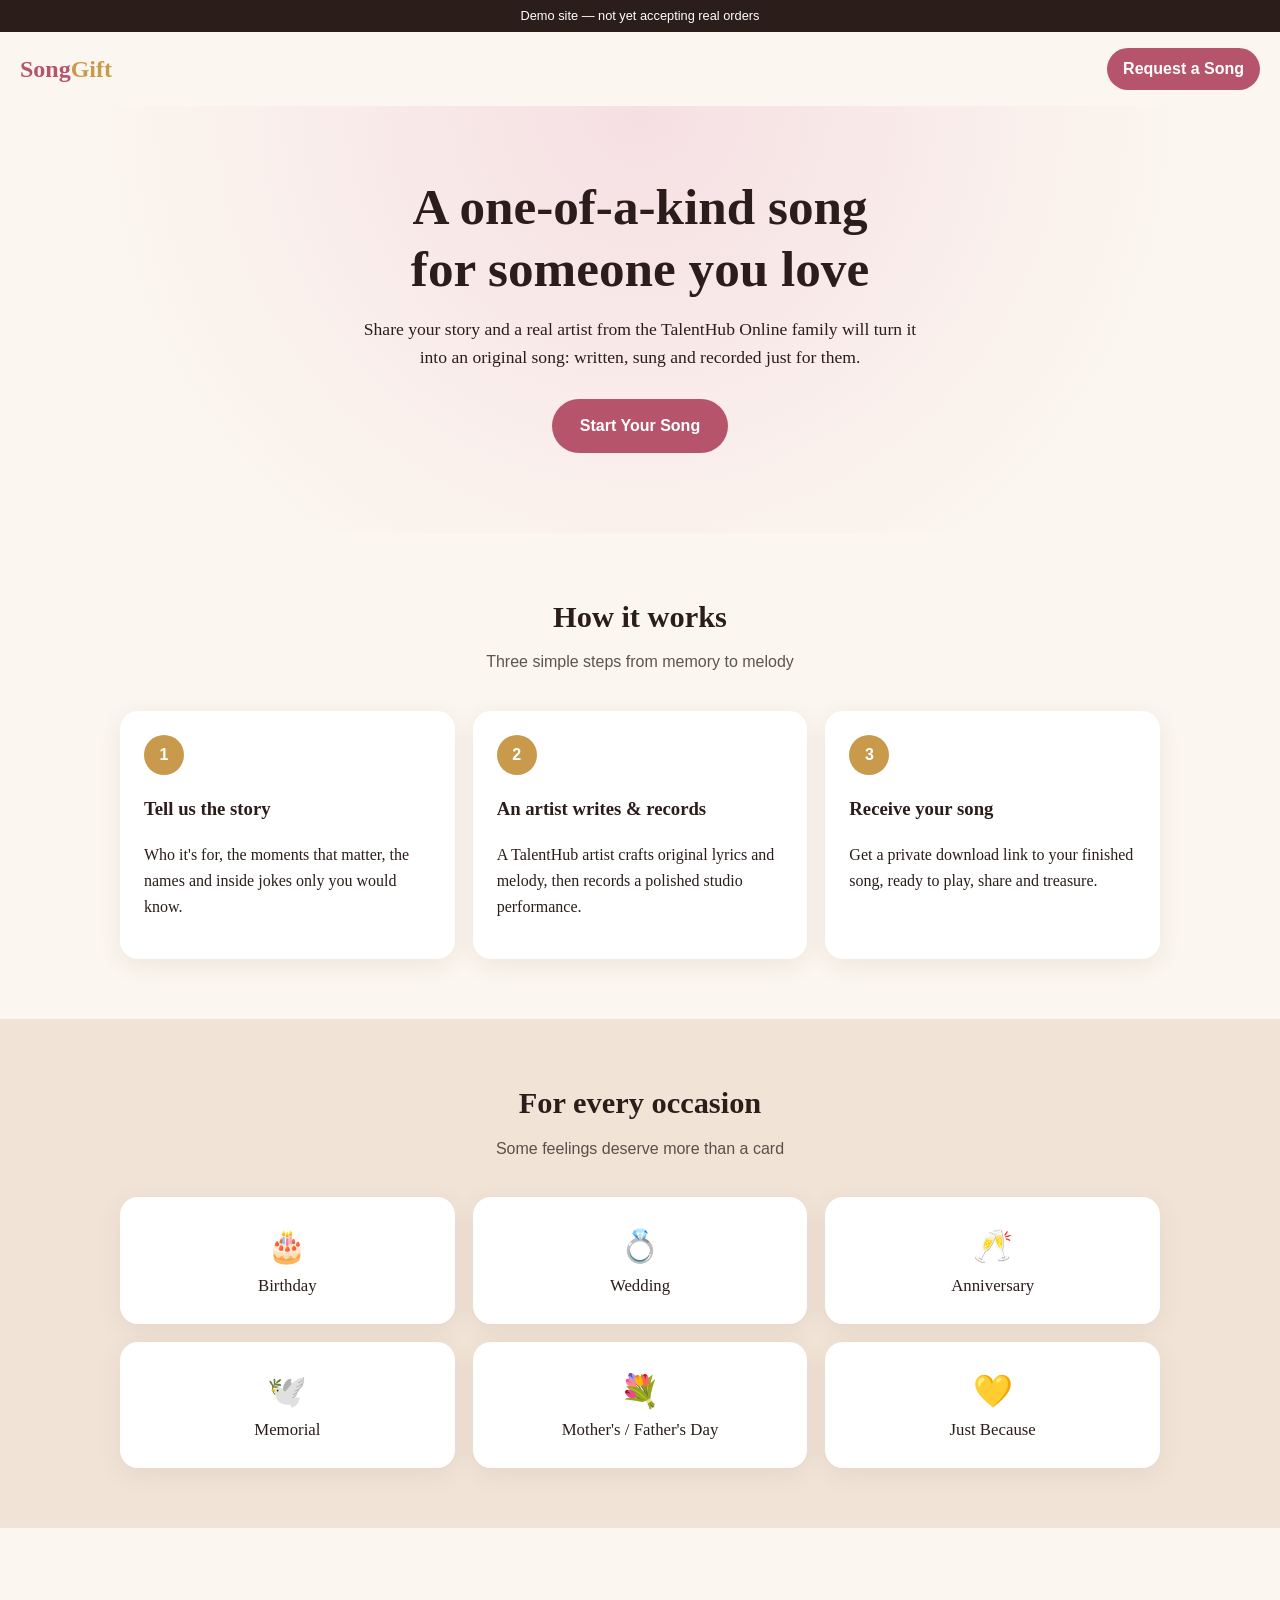
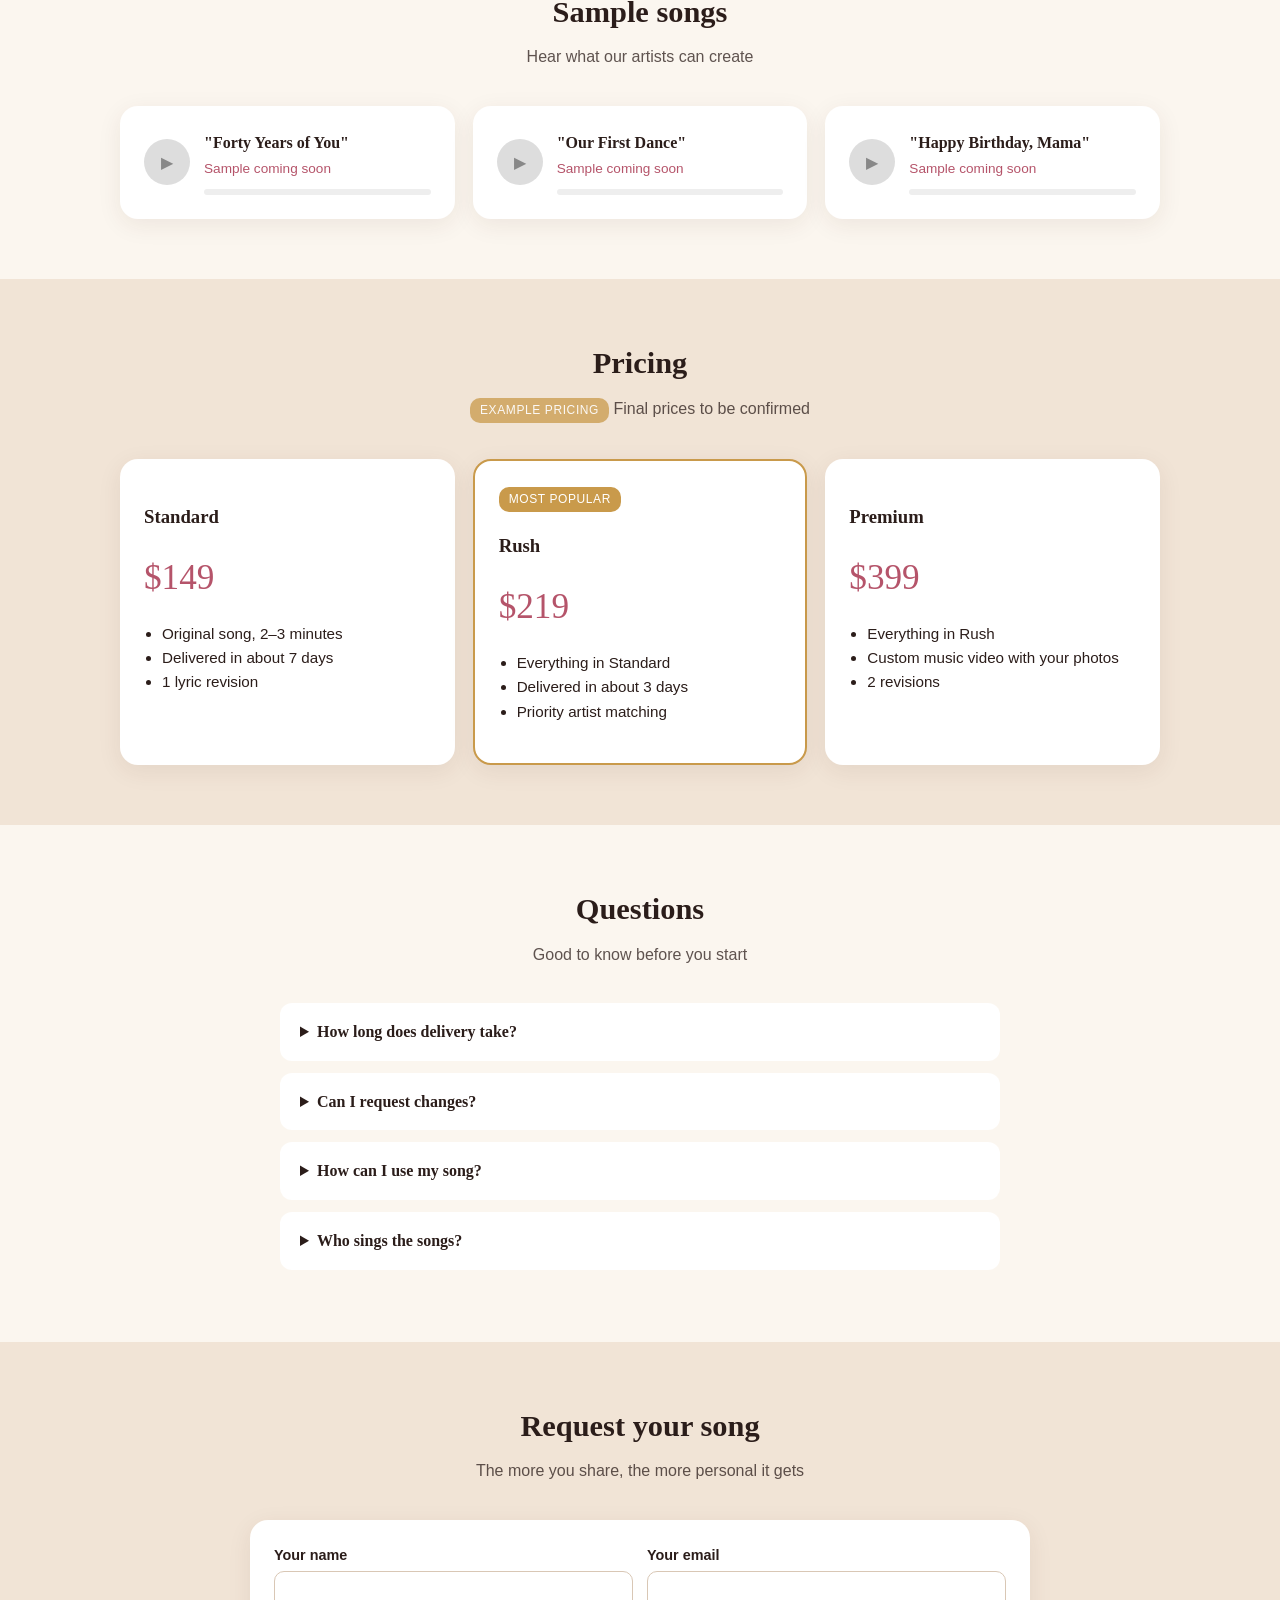
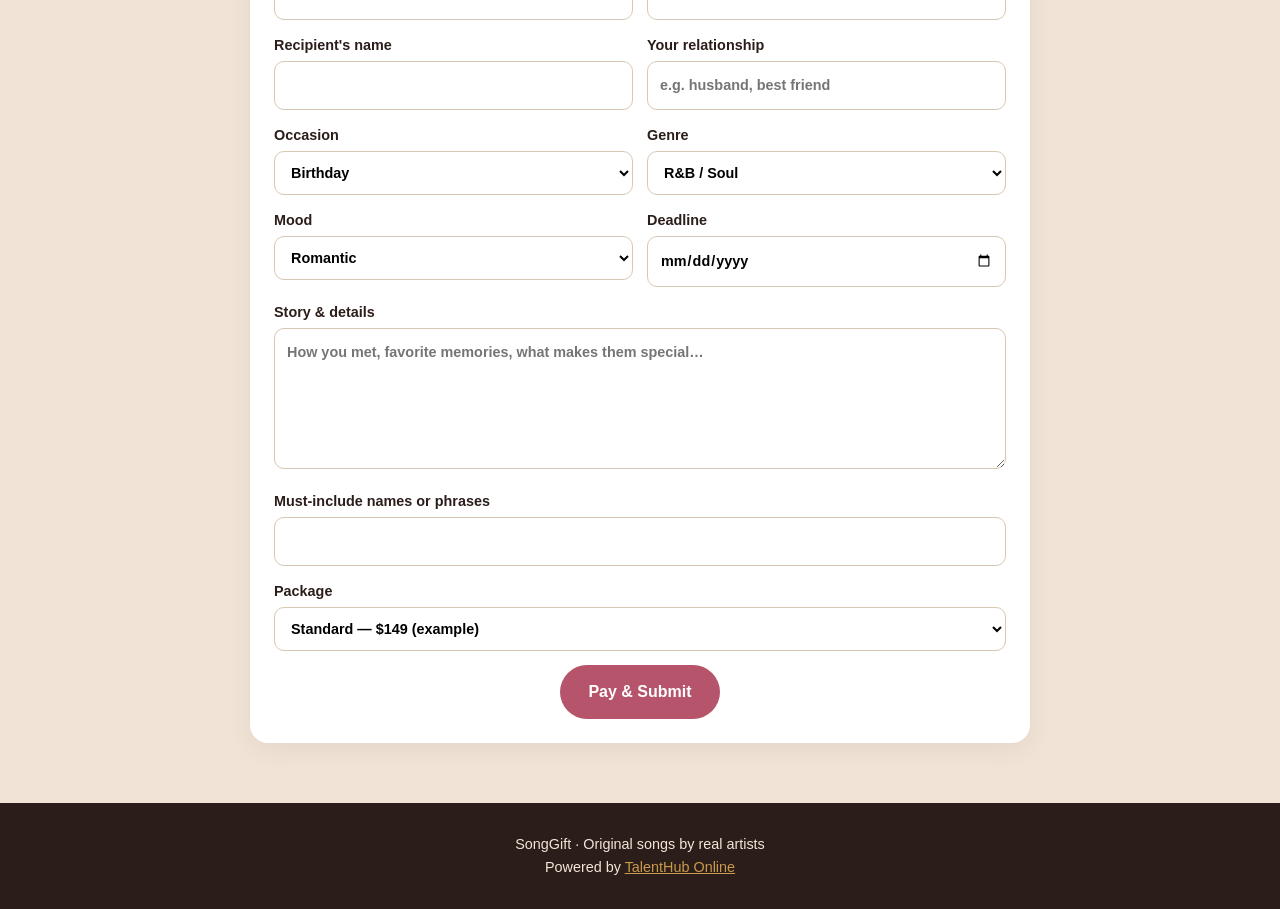
<file: index.html>
<!doctype html><html lang="en"><head><meta charset="utf-8"><meta name="viewport" content="width=device-width,initial-scale=1"><title>SongGift — A one-of-a-kind song for someone you love</title><link rel="stylesheet" href="style.css"></head><body>
<div class="banner">Demo site — not yet accepting real orders</div>
<nav><div class="logo">Song<span>Gift</span></div><a class="btn" href="#request">Request a Song</a></nav>
<header class="hero"><h1>A one-of-a-kind song<br>for someone you love</h1><p>Share your story and a real artist from the TalentHub Online family will turn it into an original song: written, sung and recorded just for them.</p><a class="btn" href="#request">Start Your Song</a></header>
<section id="how"><div class="wrap"><h2>How it works</h2><p class="sub">Three simple steps from memory to melody</p><div class="grid g3">
<div class="card step"><b>1</b><h3>Tell us the story</h3><p>Who it's for, the moments that matter, the names and inside jokes only you would know.</p></div>
<div class="card step"><b>2</b><h3>An artist writes &amp; records</h3><p>A TalentHub artist crafts original lyrics and melody, then records a polished studio performance.</p></div>
<div class="card step"><b>3</b><h3>Receive your song</h3><p>Get a private download link to your finished song, ready to play, share and treasure.</p></div></div></div></section>
<section class="alt"><div class="wrap"><h2>For every occasion</h2><p class="sub">Some feelings deserve more than a card</p><div class="grid g3">
<div class="card occ"><div>🎂</div>Birthday</div><div class="card occ"><div>💍</div>Wedding</div><div class="card occ"><div>🥂</div>Anniversary</div>
<div class="card occ"><div>🕊️</div>Memorial</div><div class="card occ"><div>💐</div>Mother's / Father's Day</div><div class="card occ"><div>💛</div>Just Because</div></div></div></section>
<section><div class="wrap"><h2>Sample songs</h2><p class="sub">Hear what our artists can create</p><div class="grid g3">
<div class="card player"><div class="play">▶</div><div style="flex:1"><b>"Forty Years of You"</b><br><span class="soon">Sample coming soon</span><div class="bar"></div></div></div>
<div class="card player"><div class="play">▶</div><div style="flex:1"><b>"Our First Dance"</b><br><span class="soon">Sample coming soon</span><div class="bar"></div></div></div>
<div class="card player"><div class="play">▶</div><div style="flex:1"><b>"Happy Birthday, Mama"</b><br><span class="soon">Sample coming soon</span><div class="bar"></div></div></div></div></div></section>
<section class="alt" id="pricing"><div class="wrap"><h2>Pricing</h2><p class="sub"><span class="tag">EXAMPLE PRICING</span> Final prices to be confirmed</p><div class="grid g3">
<div class="card tier"><h3>Standard</h3><div class="price">$149</div><ul><li>Original song, 2–3 minutes</li><li>Delivered in about 7 days</li><li>1 lyric revision</li></ul></div>
<div class="card tier feat"><span class="tag">MOST POPULAR</span><h3>Rush</h3><div class="price">$219</div><ul><li>Everything in Standard</li><li>Delivered in about 3 days</li><li>Priority artist matching</li></ul></div>
<div class="card tier"><h3>Premium</h3><div class="price">$399</div><ul><li>Everything in Rush</li><li>Custom music video with your photos</li><li>2 revisions</li></ul></div></div></div></section>
<section id="faq"><div class="wrap" style="max-width:760px"><h2>Questions</h2><p class="sub">Good to know before you start</p>
<details><summary>How long does delivery take?</summary><p>Standard songs arrive in about 7 days, Rush in about 3 days. Premium with a music video takes about 10 days. Need it by a certain date? Add your deadline in the form.</p></details>
<details><summary>Can I request changes?</summary><p>Yes. Standard and Rush include one lyric revision; Premium includes two. Revisions cover small changes like wording or names.</p></details>
<details><summary>How can I use my song?</summary><p>Your song is for personal use: play it at the party, share it with family and post it to your own social media. Commercial use, resale or distribution requires a separate license.</p></details>
<details><summary>Who sings the songs?</summary><p>Real, professional artists from the TalentHub Online roster, not AI voices.</p></details></div></section>
<section class="alt" id="request"><div class="wrap" style="max-width:820px"><h2>Request your song</h2><p class="sub">The more you share, the more personal it gets</p>
<form class="card" action="confirm.html" method="get">
<label>Your name<input name="name" required></label><label>Your email<input type="email" name="email" required></label>
<label>Recipient's name<input name="recipient" required></label><label>Your relationship<input name="relationship" placeholder="e.g. husband, best friend"></label>
<label>Occasion<select name="occasion"><option>Birthday</option><option>Wedding</option><option>Anniversary</option><option>Memorial</option><option>Mother's / Father's Day</option><option>Just Because</option></select></label>
<label>Genre<select name="genre"><option>R&amp;B / Soul</option><option>Pop</option><option>Gospel</option><option>Country</option><option>Acoustic</option><option>Jazz</option><option>Hip-Hop</option></select></label>
<label>Mood<select name="mood"><option>Romantic</option><option>Joyful</option><option>Heartfelt</option><option>Funny</option><option>Uplifting</option></select></label>
<label>Deadline<input type="date" name="deadline"></label>
<label class="full">Story &amp; details<textarea name="story" rows="5" required placeholder="How you met, favorite memories, what makes them special…"></textarea></label>
<label class="full">Must-include names or phrases<input name="phrases"></label>
<label class="full">Package<select name="tier"><option>Standard — $149 (example)</option><option>Rush — $219 (example)</option><option>Premium with music video — $399 (example)</option></select></label>
<div class="full" style="text-align:center"><button class="btn" type="submit">Pay &amp; Submit</button></div></form></div></section>
<footer>SongGift · Original songs by real artists<br>Powered by <a href="https://talenthubonline.com">TalentHub Online</a></footer></body></html>
</file>
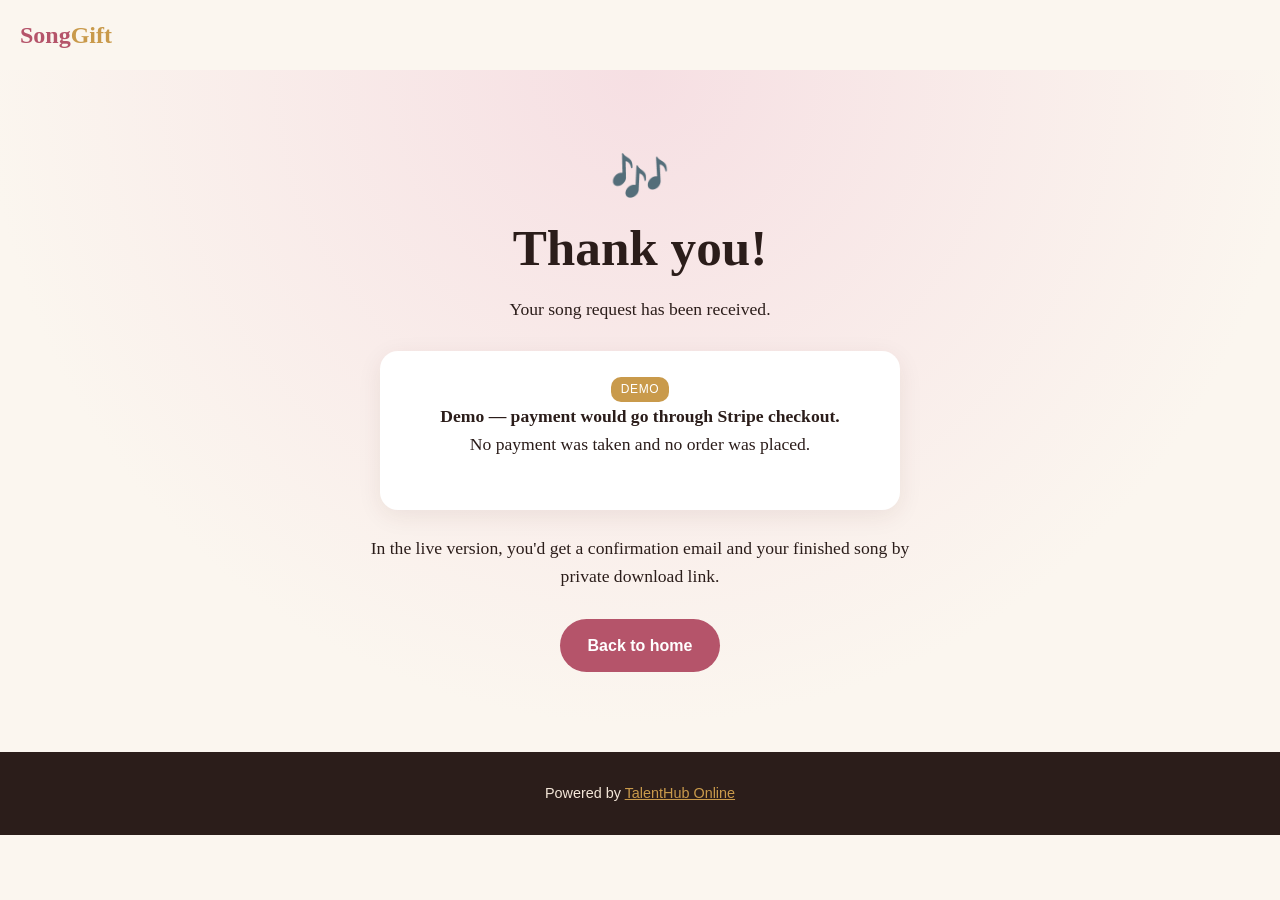
<file: confirm.html>
<!doctype html><html lang="en"><head><meta charset="utf-8"><meta name="viewport" content="width=device-width,initial-scale=1"><title>SongGift — Request received</title><link rel="stylesheet" href="style.css"></head><body>
<nav><a class="logo" href="index.html" style="text-decoration:none">Song<span>Gift</span></a></nav>
<header class="hero"><div style="font-size:3rem">🎶</div><h1>Thank you<span id="n"></span>!</h1><p>Your song request<span id="r"></span> has been received.</p>
<div class="card" style="max-width:520px;margin:0 auto 24px"><span class="tag">DEMO</span><p><b>Demo — payment would go through Stripe checkout.</b><br>No payment was taken and no order was placed.</p></div>
<p>In the live version, you'd get a confirmation email and your finished song by private download link.</p><a class="btn" href="index.html">Back to home</a></header>
<footer>Powered by <a href="https://talenthubonline.com">TalentHub Online</a></footer>
<script>const p=new URLSearchParams(location.search);if(p.get('name'))n.textContent=', '+p.get('name');if(p.get('recipient'))r.textContent=' for '+p.get('recipient')</script></body></html>
</file>
<file: style.css>
:root{--cream:#fbf6ef;--ink:#2b1d1a;--rose:#b5546a;--gold:#c99a4b;--soft:#f1e4d6}
*{box-sizing:border-box}body{margin:0;font-family:Georgia,serif;background:var(--cream);color:var(--ink);line-height:1.6}
a{color:var(--rose)}.wrap{max-width:1080px;margin:auto;padding:0 20px}
nav{display:flex;justify-content:space-between;align-items:center;padding:16px 20px}.logo{font-size:1.5rem;font-weight:bold;color:var(--rose)}.logo span{color:var(--gold)}
nav a.btn{padding:8px 16px}
.hero{text-align:center;padding:70px 20px 80px;background:radial-gradient(circle at top,#f6dfe3,var(--cream) 70%)}
.hero h1{font-size:2.2rem;line-height:1.2;margin:0 0 16px}.hero p{font-size:1.1rem;max-width:560px;margin:0 auto 28px}
.btn{display:inline-block;background:var(--rose);color:#fff;text-decoration:none;padding:14px 28px;border-radius:40px;border:0;font:inherit;cursor:pointer;font-family:sans-serif;font-weight:600}
.btn:hover{background:#9a4256}
section{padding:60px 0}h2{text-align:center;font-size:1.9rem;margin:0 0 8px}.sub{text-align:center;opacity:.75;margin:0 0 36px;font-family:sans-serif}
.grid{display:grid;gap:18px;grid-template-columns:1fr}
.card{background:#fff;border-radius:18px;padding:24px;box-shadow:0 6px 24px rgba(80,40,30,.08)}
.step b{display:inline-flex;width:40px;height:40px;border-radius:50%;background:var(--gold);color:#fff;align-items:center;justify-content:center;font-family:sans-serif}
.occ{text-align:center;font-size:1.05rem}.occ div{font-size:2rem}
.alt{background:var(--soft)}
.player{display:flex;align-items:center;gap:14px}.play{width:46px;height:46px;border-radius:50%;background:#ddd;display:flex;align-items:center;justify-content:center;color:#888;flex:none}
.bar{height:6px;background:#eee;border-radius:3px;margin-top:8px}.soon{font-family:sans-serif;font-size:.85rem;color:var(--rose)}
.tag{display:inline-block;background:var(--gold);color:#fff;font-family:sans-serif;font-size:.75rem;padding:3px 10px;border-radius:10px;letter-spacing:.05em}
.price{font-size:2.2rem;color:var(--rose);margin:8px 0}.tier ul{padding-left:18px;font-family:sans-serif;font-size:.95rem}
.tier.feat{border:2px solid var(--gold)}
details{background:#fff;border-radius:12px;padding:16px 20px;margin-bottom:12px}summary{cursor:pointer;font-weight:bold}
form{display:grid;gap:14px;grid-template-columns:1fr}label{font-family:sans-serif;font-size:.9rem;font-weight:600}
input,select,textarea{width:100%;padding:12px;border:1px solid #d9c7b5;border-radius:10px;font:inherit;background:#fff;margin-top:4px}
.full{grid-column:1/-1}
footer{text-align:center;padding:30px;background:var(--ink);color:#f3e6d8;font-family:sans-serif;font-size:.9rem}footer a{color:var(--gold)}
.banner{background:var(--ink);color:#fff;text-align:center;font-family:sans-serif;font-size:.8rem;padding:6px}
@media(min-width:760px){.hero h1{font-size:3.2rem}.g3{grid-template-columns:repeat(3,1fr)}.g2{grid-template-columns:repeat(2,1fr)}form{grid-template-columns:1fr 1fr}}
</file>
